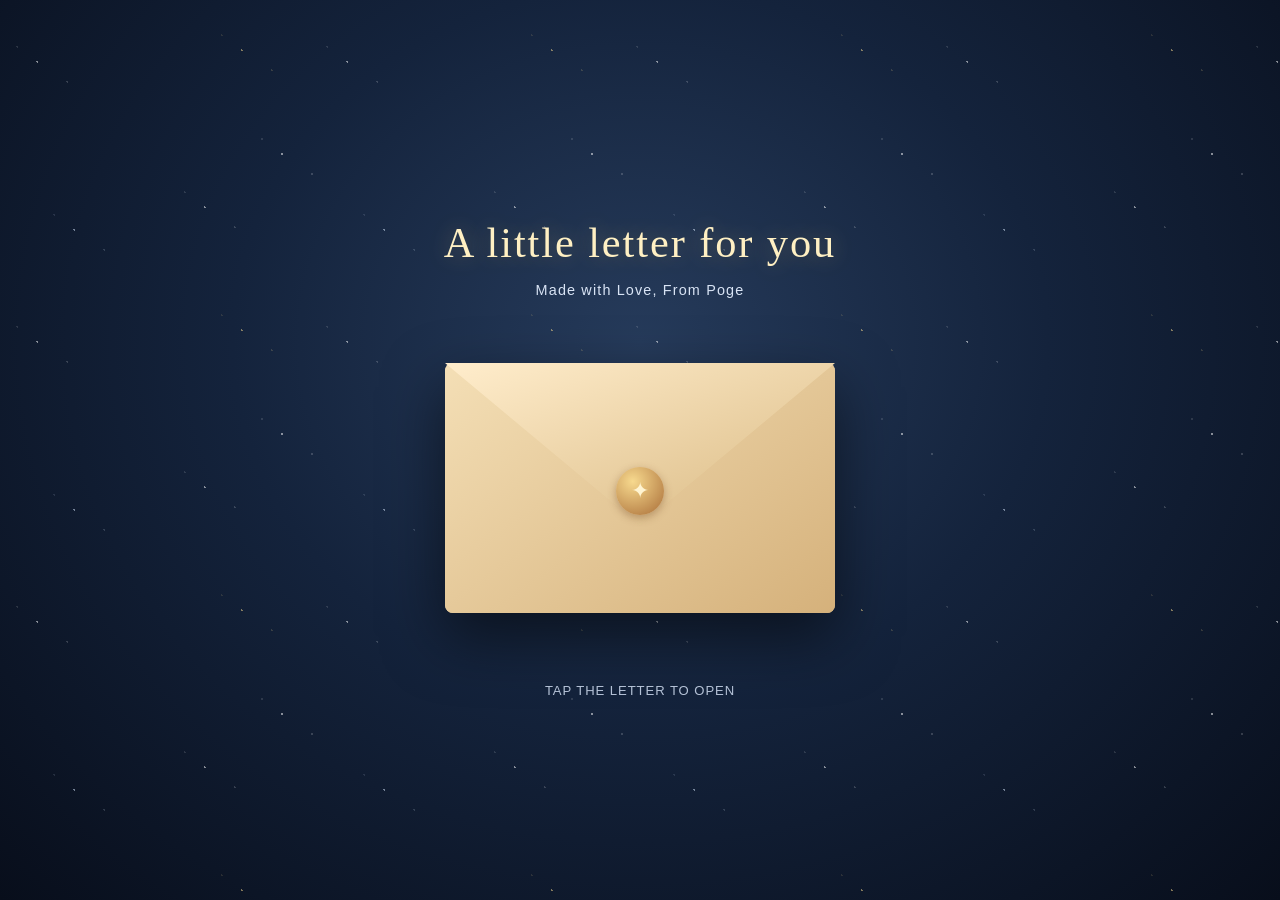
<file: index.html>
<!DOCTYPE html>
<html lang="en">
<head>
<meta charset="UTF-8">
<meta name="viewport" content="width=device-width, initial-scale=1.0, viewport-fit=cover">
<meta name="theme-color" content="#10182b">
<title>A Letter for BaoBao</title>
<style>
  *{box-sizing:border-box}
  html,body{margin:0;min-height:100%;font-family:Georgia,'Times New Roman',serif}
  body{min-height:100vh;min-height:100dvh;display:grid;place-items:center;overflow:hidden;color:#fff4d2;background:radial-gradient(ellipse at 50% 38%,#263b5b 0%,#14233c 45%,#080e1b 100%)}
  .stars,.stars:before,.stars:after{position:fixed;inset:0;content:"";pointer-events:none;background-image:radial-gradient(1px 1px at 12% 22%,#fff 98%,transparent),radial-gradient(1px 1px at 78% 18%,#f7d98d 98%,transparent),radial-gradient(1px 1px at 66% 74%,#fff 98%,transparent),radial-gradient(1px 1px at 24% 82%,#d9eaff 98%,transparent),radial-gradient(1px 1px at 91% 55%,#fff 98%,transparent);background-size:310px 280px;opacity:.5;animation:twinkle 5s ease-in-out infinite alternate}
  .stars:before{transform:translate(30px,20px);opacity:.35;animation-delay:-2s}.stars:after{transform:translate(-20px,-15px);opacity:.25;animation-delay:-3s}
  @keyframes twinkle{from{opacity:.2}to{opacity:.65}}
  .scene{position:relative;width:min(92vw,620px);height:min(78vh,540px);display:grid;place-items:center;perspective:1200px}
  .intro{position:absolute;top:7%;width:100%;text-align:center;transition:opacity .6s ease,transform .6s ease}
  h1{margin:0 0 12px;font-size:clamp(1.65rem,5vw,2.65rem);font-weight:normal;letter-spacing:.045em;color:#fff0c3;text-shadow:0 0 22px #e7bf6c55}
  .intro p{margin:0;color:#d9e4f5;font:500 .9rem/1.6 'Segoe UI',sans-serif;letter-spacing:.08em}
  .envelope-wrap{position:relative;width:min(76vw,390px);height:min(49vw,250px);min-height:175px;cursor:pointer;filter:drop-shadow(0 24px 30px #0008);transform:translateY(38px);transition:transform .7s cubic-bezier(.2,.8,.2,1)}
  .envelope-wrap:hover{transform:translateY(32px) scale(1.025)}
  .envelope{position:absolute;inset:0;border-radius:8px;background:linear-gradient(145deg,#f9e8c5,#dfc18f);overflow:visible}
  .envelope:before{content:"";position:absolute;inset:0;border-radius:8px;background:linear-gradient(35deg,transparent 49.5%,#c9a873 50%,transparent 50.6%),linear-gradient(-35deg,transparent 49.5%,#d7b985 50%,transparent 50.6%);z-index:3;pointer-events:none}
  .pocket{position:absolute;inset:0;background:linear-gradient(145deg,#f4dfb6,#d5b17b);clip-path:polygon(0 0,50% 58%,100% 0,100% 100%,0 100%);border-radius:8px;z-index:4}
  .flap{position:absolute;inset:0 0 auto;height:65%;background:linear-gradient(160deg,#ffedcc,#d9b982);clip-path:polygon(0 0,100% 0,50% 100%);transform-origin:top center;transform:rotateX(0);transition:transform 1s cubic-bezier(.2,.7,.2,1);z-index:5;backface-visibility:visible}
  .seal{position:absolute;z-index:6;left:50%;top:51%;transform:translate(-50%,-50%);width:48px;height:48px;border-radius:50%;display:grid;place-items:center;background:radial-gradient(circle at 35% 30%,#f7d98e,#a96d37);color:#fff4d2;font-size:22px;box-shadow:0 3px 9px #70421d66;transition:opacity .3s ease,transform .4s ease}
  .letter-paper{position:absolute;left:7%;right:7%;bottom:7%;height:84%;padding:25px 20px;background:linear-gradient(#fffaf0,#f1e3c8);color:#80613c;text-align:center;border-radius:4px;z-index:2;transform:translateY(0);transition:transform 1.1s .35s cubic-bezier(.2,.8,.2,1),height 1s .35s ease}
  .paper-title{font-size:clamp(1.2rem,4vw,1.65rem);font-style:italic;margin:18px 0 8px}.paper-line{width:45px;height:1px;background:#c8a56d;margin:13px auto}.paper-note{font: .76rem/1.7 'Segoe UI',sans-serif;letter-spacing:.04em;color:#9b805c}
  .hint{position:absolute;bottom:4%;width:100%;text-align:center;color:#c7d4e8;font: .82rem 'Segoe UI',sans-serif;letter-spacing:.07em;opacity:.9;animation:breathe 2.4s ease-in-out infinite}
  @keyframes breathe{50%{opacity:.48}}
  .scene.opening .intro{opacity:0;transform:translateY(-16px)}
  .scene.opening .flap{transform:rotateX(180deg);z-index:7}
  .scene.opening .seal{opacity:0;transform:translate(-50%,-50%) scale(.5)}
  .scene.opening .letter-paper{transform:translateY(-105px);height:100%}
  .scene.opening .envelope-wrap{transform:translateY(38px) scale(1.08)}
  .scene.leaving{animation:fadeAway .9s ease forwards}
  @keyframes fadeAway{to{opacity:0;transform:scale(1.04);filter:blur(5px)}}
  .open-btn{position:absolute;inset:0;z-index:10;border:0;background:transparent;cursor:pointer;border-radius:8px}
  .open-btn:focus-visible{outline:3px solid #fff0c3;outline-offset:8px}
  .fallback{position:absolute;bottom:0;left:50%;transform:translateX(-50%);border:1px solid #e6c77f66;background:#101b30aa;color:#f7e7bd;padding:9px 15px;border-radius:999px;font: .8rem 'Segoe UI',sans-serif;text-decoration:none;white-space:nowrap;opacity:0;pointer-events:none;transition:opacity .3s}
  .scene.opening .fallback{opacity:1;pointer-events:auto;transition-delay:1.2s}
  @media(max-width:480px){.scene{height:75vh}.intro{top:10%}.envelope-wrap{transform:translateY(20px)}.scene.opening .envelope-wrap{transform:translateY(20px) scale(1.04)}.hint{bottom:9%}.scene.opening .letter-paper{transform:translateY(-80px)}}
  @media(prefers-reduced-motion:reduce){*,*:before,*:after{animation-duration:.01ms!important;animation-iteration-count:1!important;transition-duration:.01ms!important}}
</style>
</head>
<body>
<div class="stars" aria-hidden="true"></div>
<main class="scene" id="scene">
  <div class="intro"><h1>A little letter for you</h1><p>Made with Love, From Poge</p></div>
  <div class="envelope-wrap" aria-label="Sealed birthday letter">
    <div class="envelope">
      <div class="letter-paper"><div class="paper-title">For BaoBao</div><div class="paper-line"></div><div class="paper-note">There's something special waiting inside…</div></div>
      <div class="pocket"></div><div class="flap"></div><div class="seal">✦</div>
      <button class="open-btn" id="openLetter" aria-label="Open the letter"></button>
    </div>
  </div>
  <div class="hint" id="hint">TAP THE LETTER TO OPEN</div>
  <a class="fallback" href="bouquet.html">Continue to the bouquet →</a>
</main>
<script>
  const scene=document.getElementById('scene');
  const openButton=document.getElementById('openLetter');
  let opened=false;
  function openLetter(){
    if(opened)return;
    opened=true;
    scene.classList.add('opening');
    document.getElementById('hint').textContent='A LITTLE SURPRISE IS WAITING…';
    window.setTimeout(()=>scene.classList.add('leaving'),2100);
    window.setTimeout(()=>{window.location.href='bouquet.html';},2850);
  }
  openButton.addEventListener('click',openLetter);
  document.addEventListener('keydown',e=>{if(e.key==='Enter'||e.key===' '){e.preventDefault();openLetter();}});
</script>
</body>
</html>
</file>
